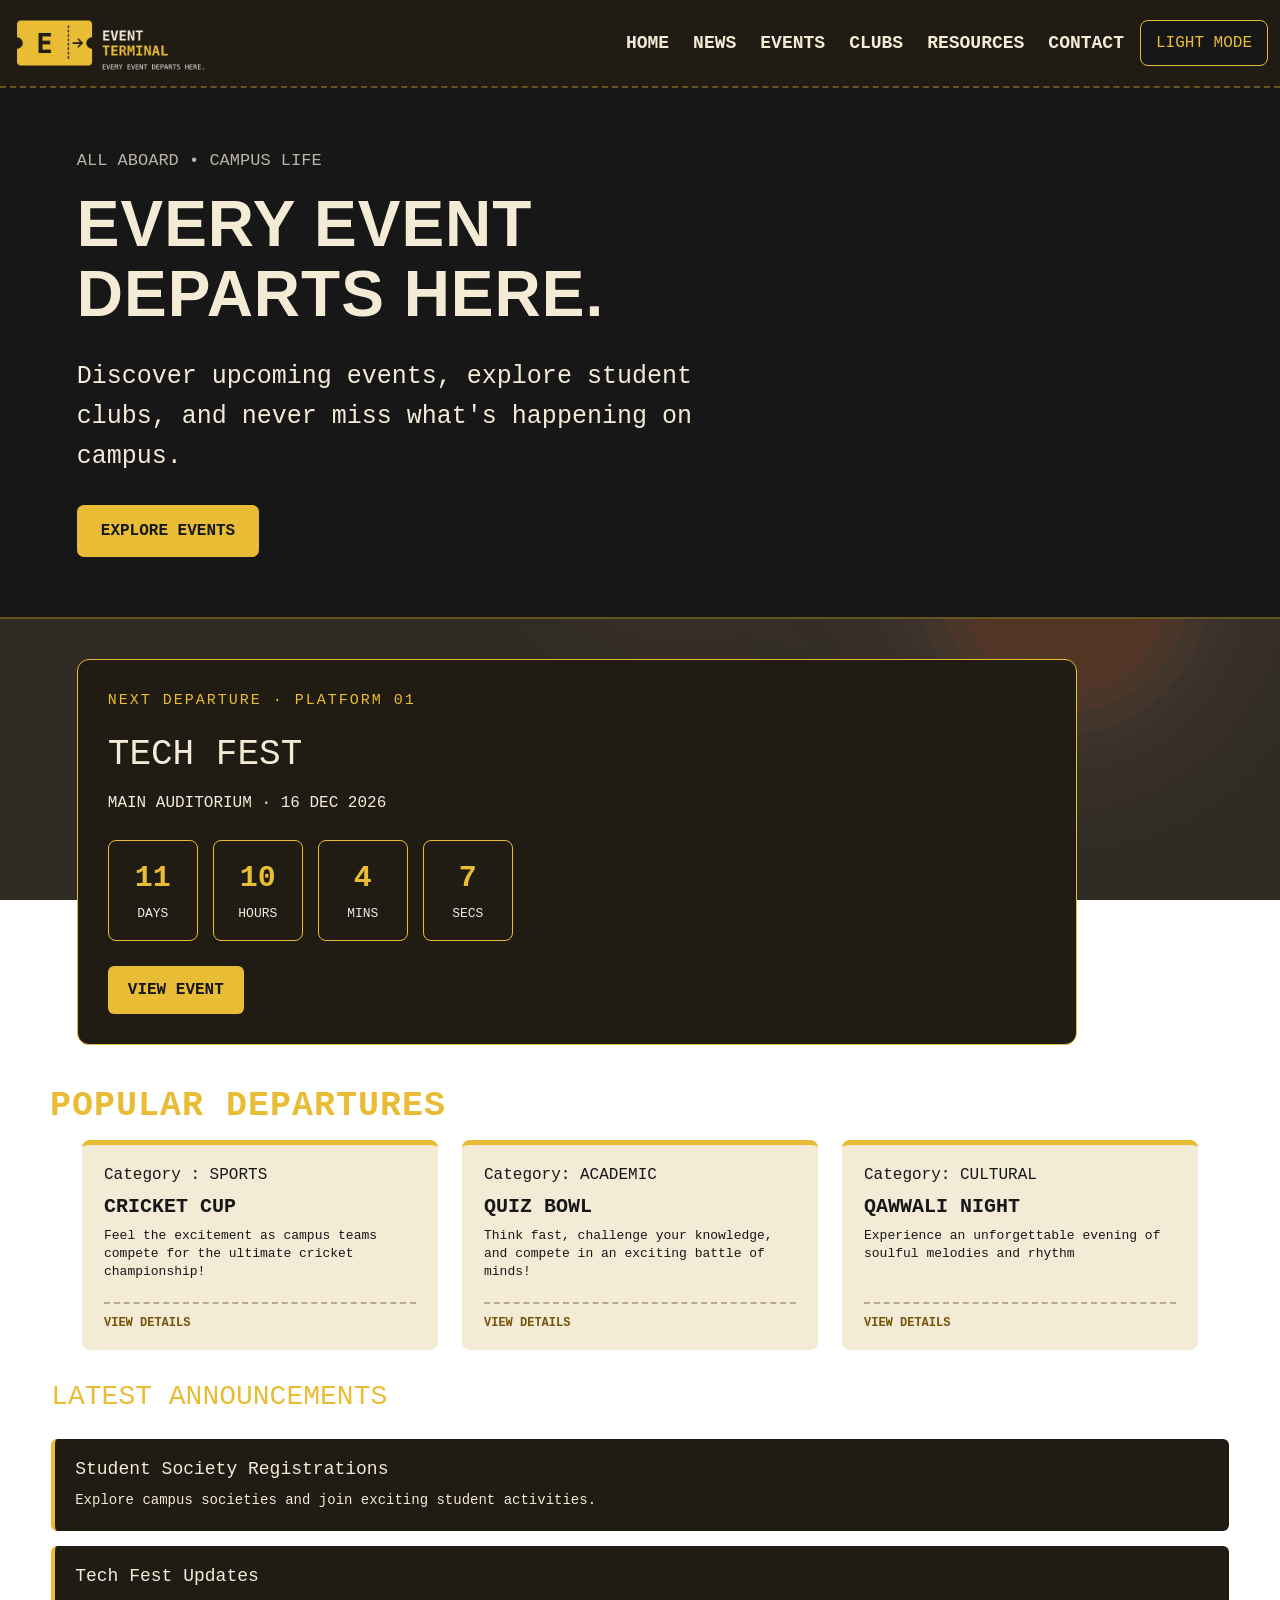
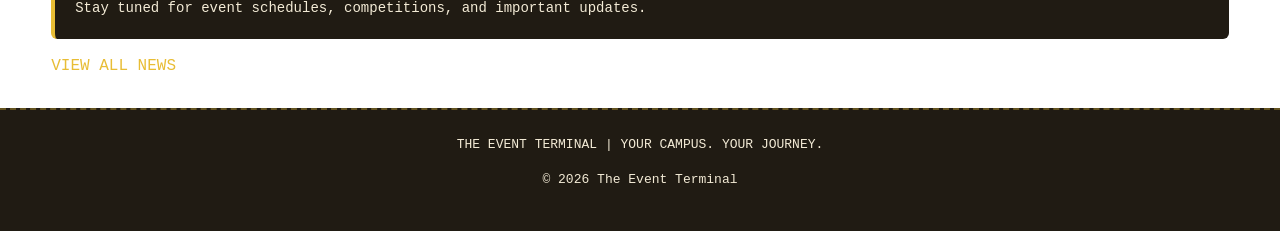
<file: IICT Project/index.html>
<!DOCTYPE html>
<html lang="en" data-theme="dark"> <!-- The data-theme="dark" attribute tells us which theme is currently active. -->
<head>
    <meta charset="UTF-8">
    <meta name="viewport" content="width=device-width, initial-scale=1.0">
    <title>The Event Terminal</title>
    <link href="https://cdn.jsdelivr.net/npm/bootstrap@5.3.3/dist/css/bootstrap.min.css" rel="stylesheet">
    <link rel="stylesheet" href="css/style.css">
    
</head>
<body>
    <header>
     <nav class="navbar navbar-expand-lg">
        <div class="container-fluid">

            <div id="logo">
                <a href="index.html">
                    <img id="theme-logo"
                         src="images/logo-dark.png"
                         alt="The Event Terminal Logo">
                </a>
            </div>
            <!-- data-bs-toggle="collapse" tells Bootstrap that clicking this button should show or hide a collapsible element.
            data-bs-target="#mainMenu" identifies the element to show or hide. The # means it targets an ID. -->

            <button class="navbar-toggler" type="button" 
                    data-bs-toggle="collapse"    
                    data-bs-target="#mainMenu"
                    aria-label="Toggle navigation">
                ☰
            </button>

            <div class="collapse navbar-collapse" id="mainMenu">

                <div class="nav-links navbar-nav ms-auto">
                    <a href="index.html">HOME</a>
                    <a href="news.html">NEWS</a>
                    <a href="events.html">EVENTS</a>
                    <a href="clubs.html">CLUBS</a>
                    <a href="resources.html">RESOURCES</a>
                    <a href="contact.html">CONTACT</a>
                </div>

                <div id="theme" class="ms-lg-3">
                    <button id="theme-toggle">LIGHT MODE</button>
                </div>

            </div>
        </div>
     </nav>
    </header>
    <main>
        <!-- Section 1 (Hero) -->
        <section class="hero">
            <p class="hero-label">ALL ABOARD • CAMPUS LIFE</p>
            <h1>EVERY EVENT<br>DEPARTS HERE.</h1>
            <p class="hero-description">Discover upcoming events, explore
             student clubs, and never miss
             what's happening on campus.</p>
            <a href="events.html">EXPLORE EVENTS</a>
            <!-- <a href="events.html">VIEW DEPARTURES</a> -->
        </section>
        <!-- Section 2 Featured Event -->
        <section class="featured">
            <div class="departure-board">
                <p class="board-label">NEXT DEPARTURE · PLATFORM 01</p>
                <h2>TECH FEST</h2>
                <p class="board-info">MAIN AUDITORIUM · 16 DEC 2026</p>
                <div class="countdown">
                    <div class="time-box"><strong id="days">00</strong><span>DAYS</span></div>
                    <div class="time-box"><strong id="hours">00</strong><span>HOURS</span></div> <!-- <span> invisible container used to wrap around a specific piece of text inside a line (an inline box) so you can target it with CSS. -->
                    <div class="time-box"><strong id="mins">00</strong><span>MINS</span></div>
                    <div class="time-box"><strong id="seconds">00</strong><span>SECS</span></div>

                </div>
                <a href="events.html">VIEW EVENT</a>
            </div>
        </section>
        <!-- Section 3 Popular Events -->
        <section class="popular-events">
            <h2>POPULAR DEPARTURES</h2>
            <div class="container">
                <div class="row">
                    <div class="col-md-4"> <!--Gives an element 4 out of 12 grid columns on medium and larger screens -->
                        <article class="event-ticket">
                            <span class="cat">Category : SPORTS</span>
                            <h3>CRICKET CUP</h3>
                            <p>Feel the excitement as campus teams compete for the ultimate cricket championship!</p>
                            <a href="events.html">VIEW DETAILS</a>
                        </article>
                    </div>
                    <div class="col-md-4"> <!--Gives an element 4 out of 12 grid columns on medium and larger screens -->
                        <article class="event-ticket">
                            <span class="cat">Category: ACADEMIC</span>
                            <h3>QUIZ BOWL</h3>
                            <p>Think fast, challenge your knowledge, and compete in an exciting battle of minds!</p>
                            <a href="events.html">VIEW DETAILS</a>
                        </article>
                    </div>
                    <div class="col-md-4"> <!--Gives an element 4 out of 12 grid columns on medium and larger screens -->
                        <article class="event-ticket">
                            <span class="cat">Category: CULTURAL</span>
                            <h3>QAWWALI NIGHT</h3>
                            <p>Experience an unforgettable evening of soulful melodies and rhythm</p>
                            <a href="events.html">VIEW DETAILS</a>
                        </article>
                    </div>
                </div>
            </div>
        </section>
        
        <!-- Section 4 Announcements -->
        <section class="announcements">
        <h2>LATEST ANNOUNCEMENTS</h2>

            <article class="announcement">
                <h3>Student Society Registrations</h3>
                <p>Explore campus societies and join exciting student activities.</p>
            </article>

            <article class="announcement">
                <h3>Tech Fest Updates</h3>
                <p>Stay tuned for event schedules, competitions, and important updates.</p>
            </article>

            <a href="news.html">VIEW ALL NEWS</a>

        </section>
        
    </main>
    <footer class="site-footer">
        <p>THE EVENT TERMINAL | YOUR CAMPUS. YOUR JOURNEY.</p>
        <p>&copy; 2026 The Event Terminal</p>
    </footer>

    <script src="js/script.js"></script>
    <script src="https://cdn.jsdelivr.net/npm/bootstrap@5.3.3/dist/js/bootstrap.bundle.min.js"></script>
</body>
</html>
</file>
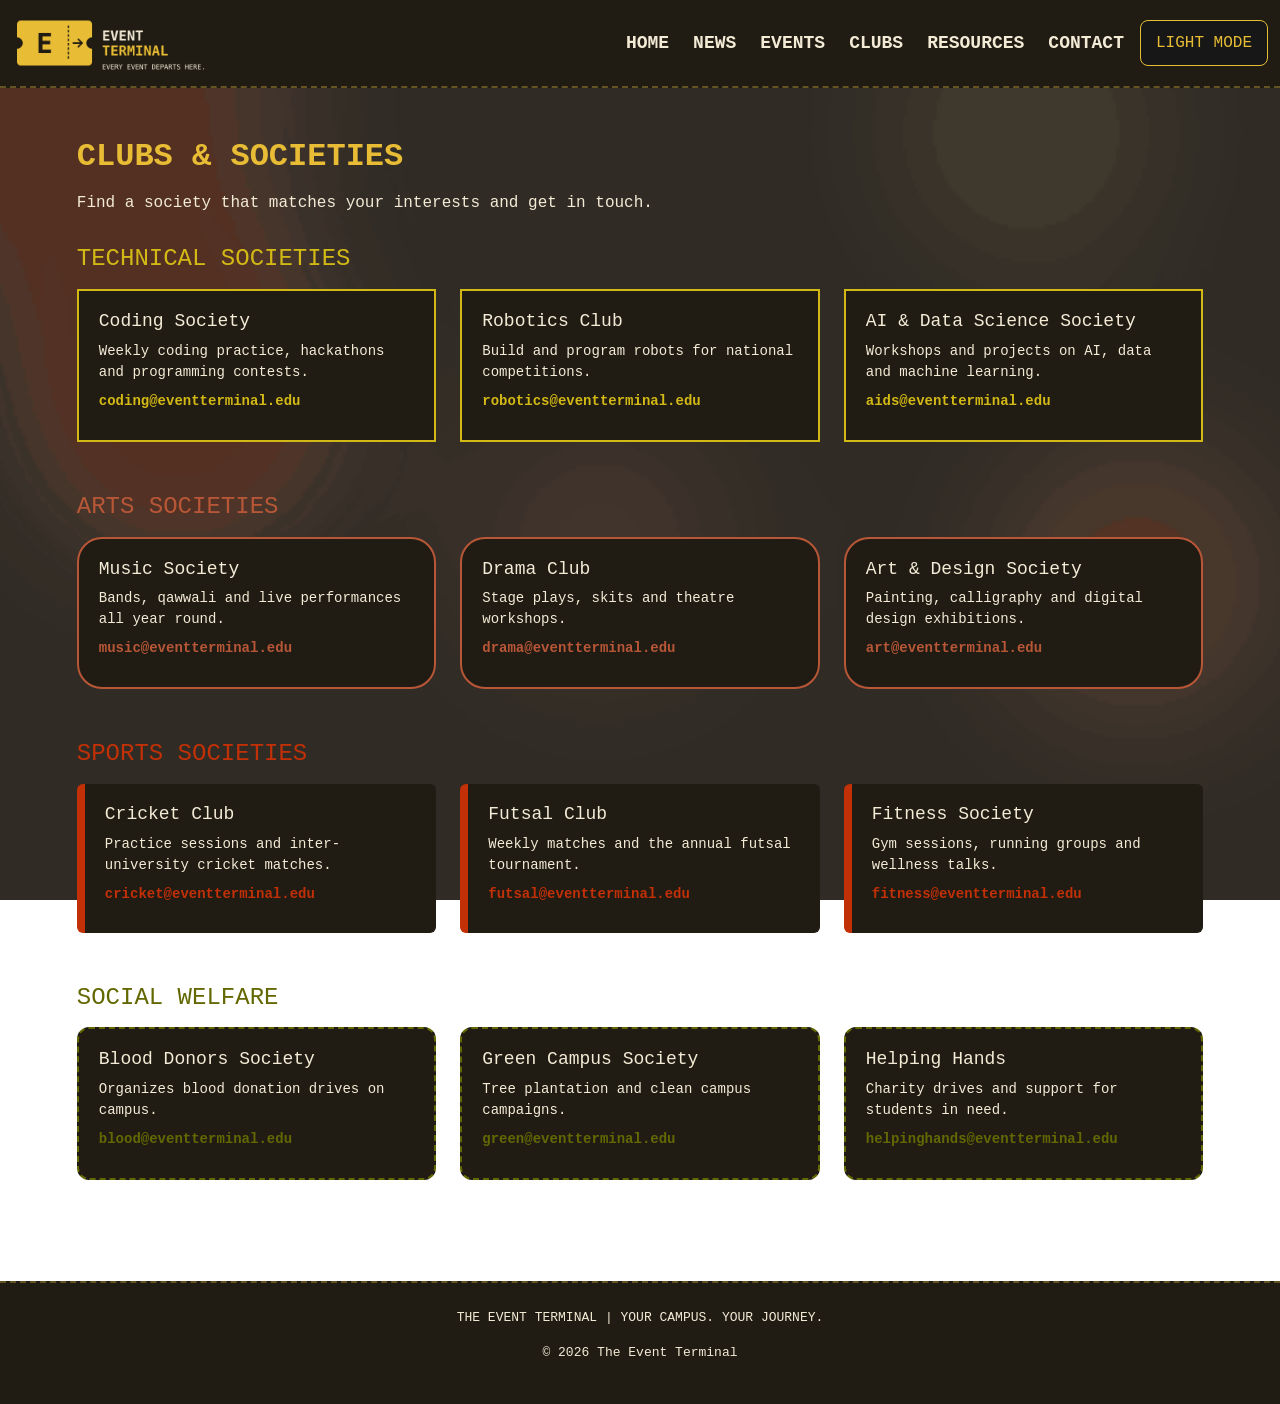
<file: IICT Project/clubs.html>
<!DOCTYPE html>
<html lang="en" data-theme="dark"> <!-- The data-theme="dark" attribute tells us which theme is currently active. -->
<head>
    <meta charset="UTF-8">
    <meta name="viewport" content="width=device-width, initial-scale=1.0">
    <title>The Event Terminal</title>
    <link href="https://cdn.jsdelivr.net/npm/bootstrap@5.3.3/dist/css/bootstrap.min.css" rel="stylesheet">
    <link rel="stylesheet" href="css/style.css">
    
</head>
<body>
    <header>
     <nav class="navbar navbar-expand-lg">
        <div class="container-fluid">

            <div id="logo">
                <a href="index.html">
                    <img id="theme-logo"
                         src="images/logo-dark.png"
                         alt="The Event Terminal Logo">
                </a>
            </div>
           

            <button class="navbar-toggler" type="button" 
                    data-bs-toggle="collapse"    
                    data-bs-target="#mainMenu"
                    aria-label="Toggle navigation">
                ☰
            </button>

            <div class="collapse navbar-collapse" id="mainMenu">

                <div class="nav-links navbar-nav ms-auto">
                    <a href="index.html">HOME</a>
                    <a href="news.html">NEWS</a>
                    <a href="events.html">EVENTS</a>
                    <a href="clubs.html">CLUBS</a>
                    <a href="resources.html">RESOURCES</a>
                    <a href="contact.html">CONTACT</a>
                </div>

                <div id="theme" class="ms-lg-3">
                    <button id="theme-toggle">LIGHT MODE</button>
                </div>

            </div>
        </div>
     </nav>
    </header>
    <main>
        <section class="news-section">

            <h1>CLUBS &amp; SOCIETIES</h1>
            <p>Find a society that matches your interests and get in touch.</p>

            <div class="club-section club-technical">
                <h2>TECHNICAL SOCIETIES</h2>
                <div class="row">

                    <div class="col-md-4 mb-3">
                        <article class="club-card">
                            <h3>Coding Society</h3>
                            <p>Weekly coding practice, hackathons and programming contests.</p>
                            <p class="club-contact">coding@eventterminal.edu</p>
                        </article>
                    </div>

                    <div class="col-md-4 mb-3">
                        <article class="club-card">
                            <h3>Robotics Club</h3>
                            <p>Build and program robots for national competitions.</p>
                            <p class="club-contact">robotics@eventterminal.edu</p>
                        </article>
                    </div>

                    <div class="col-md-4 mb-3">
                        <article class="club-card">
                            <h3>AI & Data Science Society</h3>
                            <p>Workshops and projects on AI, data and machine learning.</p>
                            <p class="club-contact">aids@eventterminal.edu</p>
                        </article>
                    </div>

                </div>
            </div>

            <div class="club-section club-arts">
                <h2>ARTS SOCIETIES</h2>
                <div class="row">

                    <div class="col-md-4 mb-3">
                        <article class="club-card">
                            <h3>Music Society</h3>
                            <p>Bands, qawwali and live performances all year round.</p>
                            <p class="club-contact">music@eventterminal.edu</p>
                        </article>
                    </div>

                    <div class="col-md-4 mb-3">
                        <article class="club-card">
                            <h3>Drama Club</h3>
                            <p>Stage plays, skits and theatre workshops.</p>
                            <p class="club-contact">drama@eventterminal.edu</p>
                        </article>
                    </div>

                    <div class="col-md-4 mb-3">
                        <article class="club-card">
                            <h3>Art & Design Society</h3>
                            <p>Painting, calligraphy and digital design exhibitions.</p>
                            <p class="club-contact">art@eventterminal.edu</p>
                        </article>
                    </div>

                </div>
            </div>

            <div class="club-section club-sports">
                <h2>SPORTS SOCIETIES</h2>
                <div class="row">

                    <div class="col-md-4 mb-3">
                        <article class="club-card">
                            <h3>Cricket Club</h3>
                            <p>Practice sessions and inter-university cricket matches.</p>
                            <p class="club-contact">cricket@eventterminal.edu</p>
                        </article>
                    </div>

                    <div class="col-md-4 mb-3">
                        <article class="club-card">
                            <h3>Futsal Club</h3>
                            <p>Weekly matches and the annual futsal tournament.</p>
                            <p class="club-contact">futsal@eventterminal.edu</p>
                        </article>
                    </div>

                    <div class="col-md-4 mb-3">
                        <article class="club-card">
                            <h3>Fitness Society</h3>
                            <p>Gym sessions, running groups and wellness talks.</p>
                            <p class="club-contact">fitness@eventterminal.edu</p>
                        </article>
                    </div>

                </div>
            </div>

            <div class="club-section club-welfare">
                <h2>SOCIAL WELFARE</h2>
                <div class="row">

                    <div class="col-md-4 mb-3">
                        <article class="club-card">
                            <h3>Blood Donors Society</h3>
                            <p>Organizes blood donation drives on campus.</p>
                            <p class="club-contact">blood@eventterminal.edu</p>
                        </article>
                    </div>

                    <div class="col-md-4 mb-3">
                        <article class="club-card">
                            <h3>Green Campus Society</h3>
                            <p>Tree plantation and clean campus campaigns.</p>
                            <p class="club-contact">green@eventterminal.edu</p>
                        </article>
                    </div>

                    <div class="col-md-4 mb-3">
                        <article class="club-card">
                            <h3>Helping Hands</h3>
                            <p>Charity drives and support for students in need.</p>
                            <p class="club-contact">helpinghands@eventterminal.edu</p>
                        </article>
                    </div>

                </div>
            </div>

        </section>

    </main>
    <footer class="site-footer">
        <p>THE EVENT TERMINAL | YOUR CAMPUS. YOUR JOURNEY.</p>
        <p>&copy; 2026 The Event Terminal</p>
    </footer>

    <script src="https://cdn.jsdelivr.net/npm/bootstrap@5.3.3/dist/js/bootstrap.bundle.min.js"></script>
    <script src="js/script.js"></script>
</body>
</html>
</file>
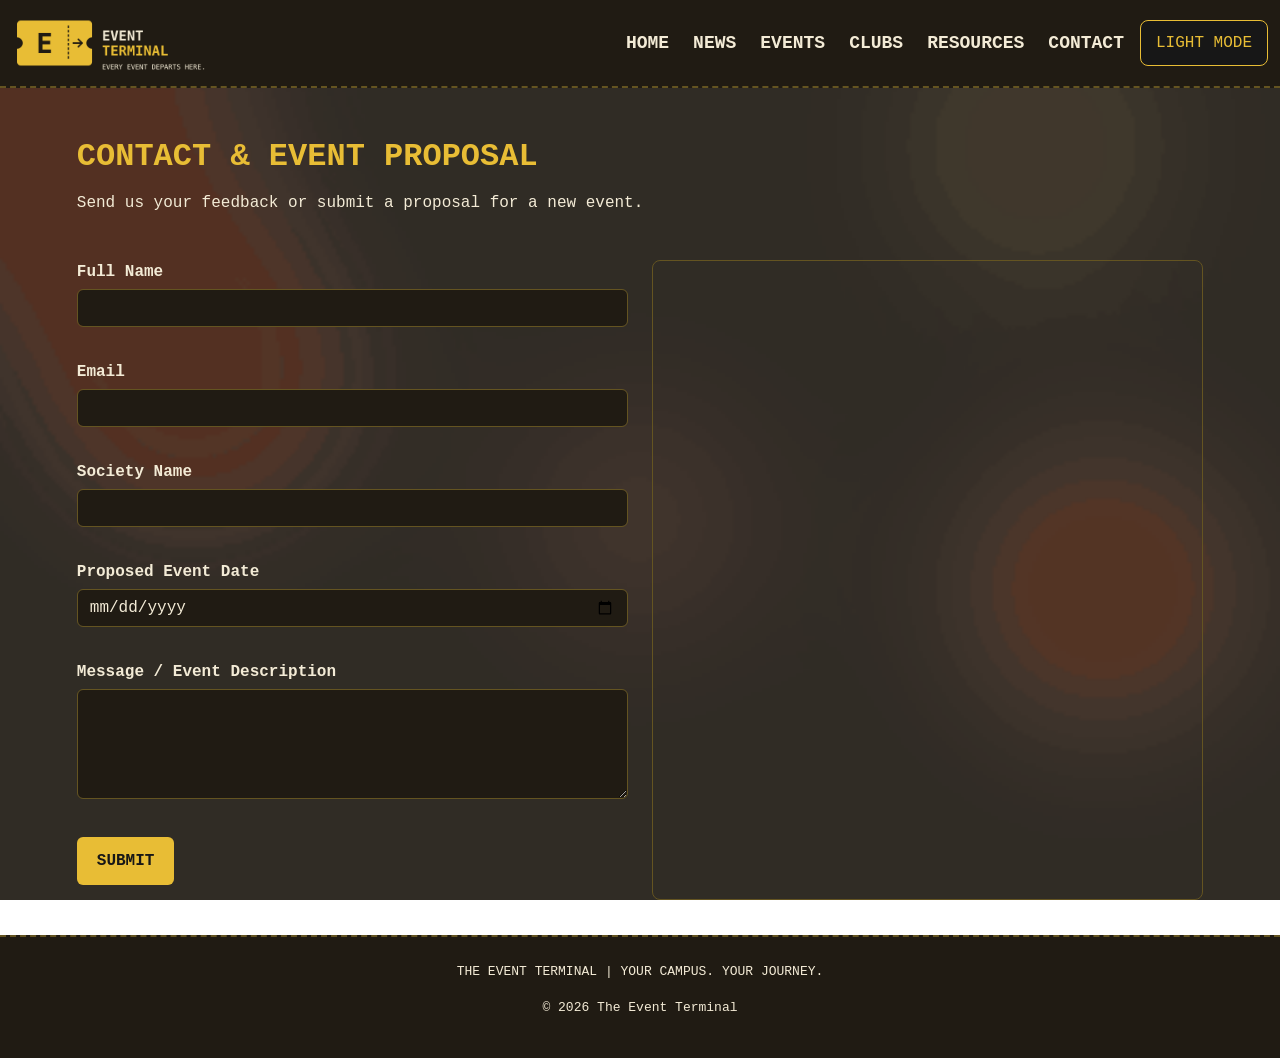
<file: IICT Project/contact.html>
<!DOCTYPE html>
<html lang="en" data-theme="dark"> <!-- The data-theme="dark" attribute tells us which theme is currently active. -->
<head>
    <meta charset="UTF-8">
    <meta name="viewport" content="width=device-width, initial-scale=1.0">
    <title>The Event Terminal</title>
    <link href="https://cdn.jsdelivr.net/npm/bootstrap@5.3.3/dist/css/bootstrap.min.css" rel="stylesheet">
    <link rel="stylesheet" href="css/style.css">
    
</head>
<body>
    <header>
     <nav class="navbar navbar-expand-lg">
        <div class="container-fluid">

            <div id="logo">
                <a href="index.html">
                    <img id="theme-logo"
                         src="images/logo-dark.png"
                         alt="The Event Terminal Logo">
                </a>
            </div>
           

            <button class="navbar-toggler" type="button" 
                    data-bs-toggle="collapse"    
                    data-bs-target="#mainMenu"
                    aria-label="Toggle navigation">
                ☰
            </button>

            <div class="collapse navbar-collapse" id="mainMenu">

                <div class="nav-links navbar-nav ms-auto">
                    <a href="index.html">HOME</a>
                    <a href="news.html">NEWS</a>
                    <a href="events.html">EVENTS</a>
                    <a href="clubs.html">CLUBS</a>
                    <a href="resources.html">RESOURCES</a>
                    <a href="contact.html">CONTACT</a>
                </div>

                <div id="theme" class="ms-lg-3">
                    <button id="theme-toggle">LIGHT MODE</button>
                </div>

            </div>
        </div>
     </nav>
    </header>
    <main>
        <section class="news-section">

            <h1>CONTACT &amp; EVENT PROPOSAL</h1>
            <p>Send us your feedback or submit a proposal for a new event.</p>

            <div class="row">

                <!-- Form -->
                <div class="col-lg-6">
                    <form id="proposal-form" novalidate>

                        <label for="name">Full Name</label>
                        <input type="text" id="name" class="form-control">
                        <small class="error-msg" id="name-error"></small>

                        <label for="email">Email</label>
                        <input type="text" id="email" class="form-control">
                        <small class="error-msg" id="email-error"></small>

                        <label for="society">Society Name</label>
                        <input type="text" id="society" class="form-control">
                        <small class="error-msg" id="society-error"></small>

                        <label for="event-date">Proposed Event Date</label>
                        <input type="date" id="event-date" class="form-control">
                        <small class="error-msg" id="date-error"></small>

                        <label for="message">Message / Event Description</label>
                        <textarea id="message" rows="4" class="form-control"></textarea>
                        <small class="error-msg" id="message-error"></small>

                        <button type="submit" class="tab-btn">SUBMIT</button>

                        <p id="success-msg">Thank you! Your message has been submitted successfully.</p>
                    </form>
                </div>

                <!-- Map -->
                <div class="col-lg-6">
                    <iframe class="map-frame"
                            src="https://www.google.com/maps?q=FAST+NUCES+Islamabad&output=embed"
                            loading="lazy"
                            title="University location"></iframe>
                </div>

            </div>

        </section>

    </main>
    <footer class="site-footer">
        <p>THE EVENT TERMINAL | YOUR CAMPUS. YOUR JOURNEY.</p>
        <p>&copy; 2026 The Event Terminal</p>
    </footer>

    <script src="https://cdn.jsdelivr.net/npm/bootstrap@5.3.3/dist/js/bootstrap.bundle.min.js"></script>
    <script src="js/script.js"></script>
</body>
</html>
</file>
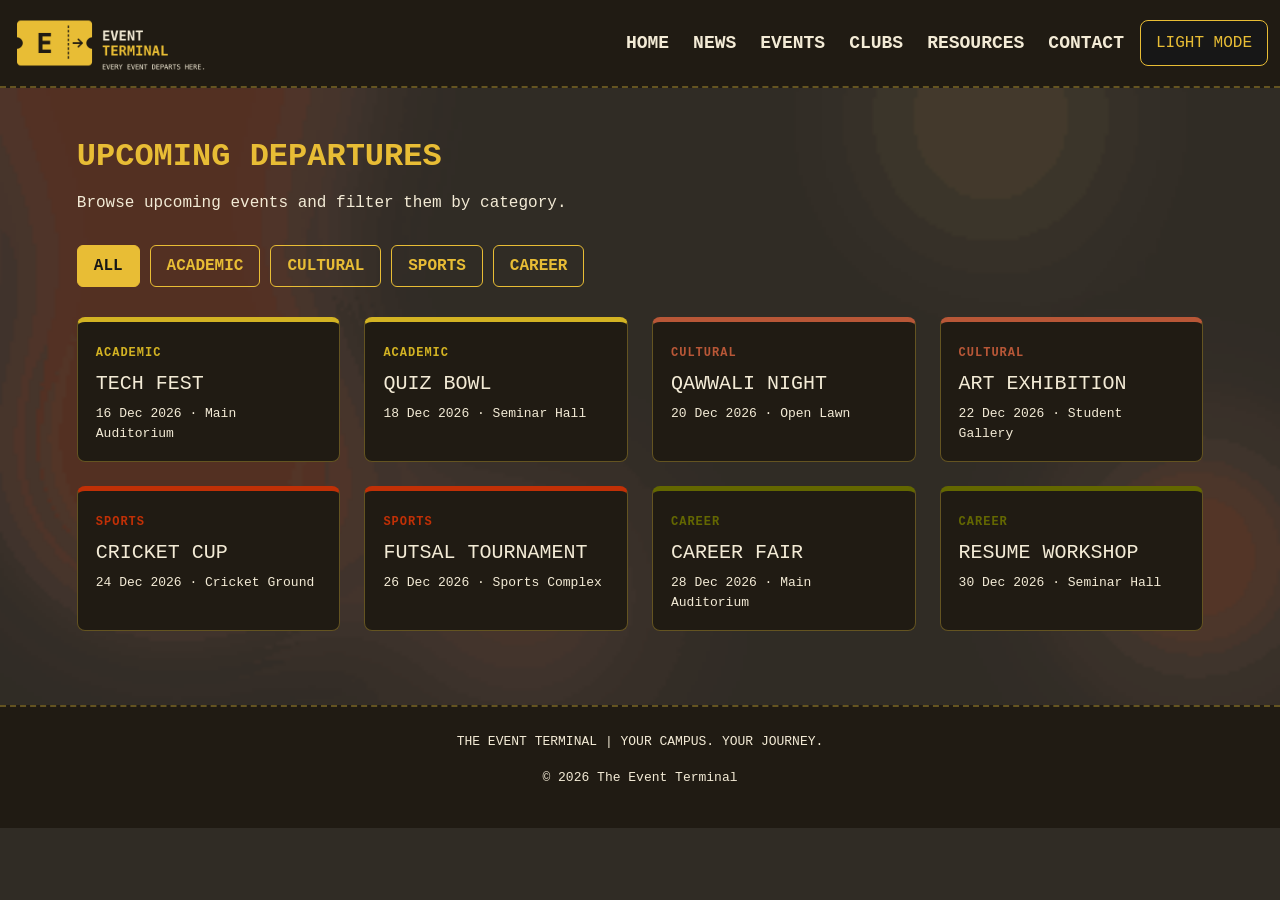
<file: IICT Project/events.html>
<!DOCTYPE html>
<html lang="en" data-theme="dark"> <!-- The data-theme="dark" attribute tells us which theme is currently active. -->
<head>
    <meta charset="UTF-8">
    <meta name="viewport" content="width=device-width, initial-scale=1.0">
    <title>The Event Terminal</title>
    <link href="https://cdn.jsdelivr.net/npm/bootstrap@5.3.3/dist/css/bootstrap.min.css" rel="stylesheet">
    <link rel="stylesheet" href="css/style.css">
    
</head>
<body>
    <header>
     <nav class="navbar navbar-expand-lg">
        <div class="container-fluid">

            <div id="logo">
                <a href="index.html">
                    <img id="theme-logo"
                         src="images/logo-dark.png"
                         alt="The Event Terminal Logo">
                </a>
            </div>
           

            <button class="navbar-toggler" type="button" 
                    data-bs-toggle="collapse"    
                    data-bs-target="#mainMenu"
                    aria-label="Toggle navigation">
                ☰
            </button>

            <div class="collapse navbar-collapse" id="mainMenu">

                <div class="nav-links navbar-nav ms-auto">
                    <a href="index.html">HOME</a>
                    <a href="news.html">NEWS</a>
                    <a href="events.html">EVENTS</a>
                    <a href="clubs.html">CLUBS</a>
                    <a href="resources.html">RESOURCES</a>
                    <a href="contact.html">CONTACT</a>
                </div>

                <div id="theme" class="ms-lg-3">
                    <button id="theme-toggle">LIGHT MODE</button>
                </div>

            </div>
        </div>
     </nav>
    </header>
    <main>
        <section class="news-section">

            <h1>UPCOMING DEPARTURES</h1>
            <p>Browse upcoming events and filter them by category.</p>

            <!-- Filter Buttons -->
            <div class="filters">
                <button class="filter-btn active" data-filter="all">ALL</button>
                <button class="filter-btn" data-filter="academic">ACADEMIC</button>
                <button class="filter-btn" data-filter="cultural">CULTURAL</button>
                <button class="filter-btn" data-filter="sports">SPORTS</button>
                <button class="filter-btn" data-filter="career">CAREER</button>
            </div>

            <!-- Event Cards (Bootstrap grid) -->
            <div class="row">

                <div class="col-md-6 col-lg-3 mb-4 event-col" data-category="academic">
                    <article class="event-card academic"
                             data-bs-toggle="modal" data-bs-target="#eventModal"
                             data-title="Tech Fest" data-date="16 Dec 2026" data-time="10:00 AM"
                             data-venue="Main Auditorium" data-desc="Coding challenges, robotics demos and technology showcases from students across all departments.">
                        <span class="event-cat">ACADEMIC</span>
                        <h3>TECH FEST</h3>
                        <p class="event-date">16 Dec 2026 · Main Auditorium</p>
                        <div class="event-more">
                            <p>Time: 10:00 AM</p>
                            <p>Click for full details</p>
                        </div>
                    </article>
                </div>

                <div class="col-md-6 col-lg-3 mb-4 event-col" data-category="academic">
                    <article class="event-card academic"
                             data-bs-toggle="modal" data-bs-target="#eventModal"
                             data-title="Quiz Bowl" data-date="18 Dec 2026" data-time="11:00 AM"
                             data-venue="Seminar Hall" data-desc="Teams of three compete in rounds of general knowledge, science and current affairs.">
                        <span class="event-cat">ACADEMIC</span>
                        <h3>QUIZ BOWL</h3>
                        <p class="event-date">18 Dec 2026 · Seminar Hall</p>
                        <div class="event-more">
                            <p>Time: 11:00 AM</p>
                            <p>Click for full details</p>
                        </div>
                    </article>
                </div>

                <div class="col-md-6 col-lg-3 mb-4 event-col" data-category="cultural">
                    <article class="event-card cultural"
                             data-bs-toggle="modal" data-bs-target="#eventModal"
                             data-title="Qawwali Night" data-date="20 Dec 2026" data-time="7:00 PM"
                             data-venue="Open Lawn" data-desc="An evening of soulful qawwali performed by student artists and special guests.">
                        <span class="event-cat">CULTURAL</span>
                        <h3>QAWWALI NIGHT</h3>
                        <p class="event-date">20 Dec 2026 · Open Lawn</p>
                        <div class="event-more">
                            <p>Time: 7:00 PM</p>
                            <p>Click for full details</p>
                        </div>
                    </article>
                </div>

                <div class="col-md-6 col-lg-3 mb-4 event-col" data-category="cultural">
                    <article class="event-card cultural"
                             data-bs-toggle="modal" data-bs-target="#eventModal"
                             data-title="Art Exhibition" data-date="22 Dec 2026" data-time="10:00 AM"
                             data-venue="Student Gallery" data-desc="Paintings, sketches and digital art created by students, open to everyone.">
                        <span class="event-cat">CULTURAL</span>
                        <h3>ART EXHIBITION</h3>
                        <p class="event-date">22 Dec 2026 · Student Gallery</p>
                        <div class="event-more">
                            <p>Time: 10:00 AM</p>
                            <p>Click for full details</p>
                        </div>
                    </article>
                </div>

                <div class="col-md-6 col-lg-3 mb-4 event-col" data-category="sports">
                    <article class="event-card sports"
                             data-bs-toggle="modal" data-bs-target="#eventModal"
                             data-title="Cricket Cup" data-date="24 Dec 2026" data-time="9:00 AM"
                             data-venue="Cricket Ground" data-desc="Campus teams compete in a knockout tournament for the championship trophy.">
                        <span class="event-cat">SPORTS</span>
                        <h3>CRICKET CUP</h3>
                        <p class="event-date">24 Dec 2026 · Cricket Ground</p>
                        <div class="event-more">
                            <p>Time: 9:00 AM</p>
                            <p>Click for full details</p>
                        </div>
                    </article>
                </div>

                <div class="col-md-6 col-lg-3 mb-4 event-col" data-category="sports">
                    <article class="event-card sports"
                             data-bs-toggle="modal" data-bs-target="#eventModal"
                             data-title="Futsal Tournament" data-date="26 Dec 2026" data-time="3:00 PM"
                             data-venue="Sports Complex" data-desc="Fast five-a-side matches between departments. Register your team early.">
                        <span class="event-cat">SPORTS</span>
                        <h3>FUTSAL TOURNAMENT</h3>
                        <p class="event-date">26 Dec 2026 · Sports Complex</p>
                        <div class="event-more">
                            <p>Time: 3:00 PM</p>
                            <p>Click for full details</p>
                        </div>
                    </article>
                </div>

                <div class="col-md-6 col-lg-3 mb-4 event-col" data-category="career">
                    <article class="event-card career"
                             data-bs-toggle="modal" data-bs-target="#eventModal"
                             data-title="Career Fair" data-date="28 Dec 2026" data-time="10:00 AM"
                             data-venue="Main Auditorium" data-desc="Meet companies, drop off your CV and learn about internships and jobs.">
                        <span class="event-cat">CAREER</span>
                        <h3>CAREER FAIR</h3>
                        <p class="event-date">28 Dec 2026 · Main Auditorium</p>
                        <div class="event-more">
                            <p>Time: 10:00 AM</p>
                            <p>Click for full details</p>
                        </div>
                    </article>
                </div>

                <div class="col-md-6 col-lg-3 mb-4 event-col" data-category="career">
                    <article class="event-card career"
                             data-bs-toggle="modal" data-bs-target="#eventModal"
                             data-title="Resume Workshop" data-date="30 Dec 2026" data-time="2:00 PM"
                             data-venue="Seminar Hall" data-desc="Learn how to write a strong resume and prepare for your first interview.">
                        <span class="event-cat">CAREER</span>
                        <h3>RESUME WORKSHOP</h3>
                        <p class="event-date">30 Dec 2026 · Seminar Hall</p>
                        <div class="event-more">
                            <p>Time: 2:00 PM</p>
                            <p>Click for full details</p>
                        </div>
                    </article>
                </div>

            </div>

        </section>

        <!-- Bootstrap Modal (one modal, filled by JavaScript) -->
        <div class="modal fade" id="eventModal" tabindex="-1" aria-hidden="true">
            <div class="modal-dialog modal-dialog-centered">
                <div class="modal-content">
                    <div class="modal-header">
                        <h3 class="modal-title" id="modal-title"></h3>
                        <button type="button" class="btn-close" data-bs-dismiss="modal" aria-label="Close"></button>
                    </div>
                    <div class="modal-body">
                        <p><strong>Date:</strong> <span id="modal-date"></span></p>
                        <p><strong>Time:</strong> <span id="modal-time"></span></p>
                        <p><strong>Venue:</strong> <span id="modal-venue"></span></p>
                        <p id="modal-desc"></p>
                    </div>
                </div>
            </div>
        </div>

    </main>
    <footer class="site-footer">
        <p>THE EVENT TERMINAL | YOUR CAMPUS. YOUR JOURNEY.</p>
        <p>&copy; 2026 The Event Terminal</p>
    </footer>

    <script src="https://cdn.jsdelivr.net/npm/bootstrap@5.3.3/dist/js/bootstrap.bundle.min.js"></script>
    <script src="js/script.js"></script>
</body>
</html>
</file>
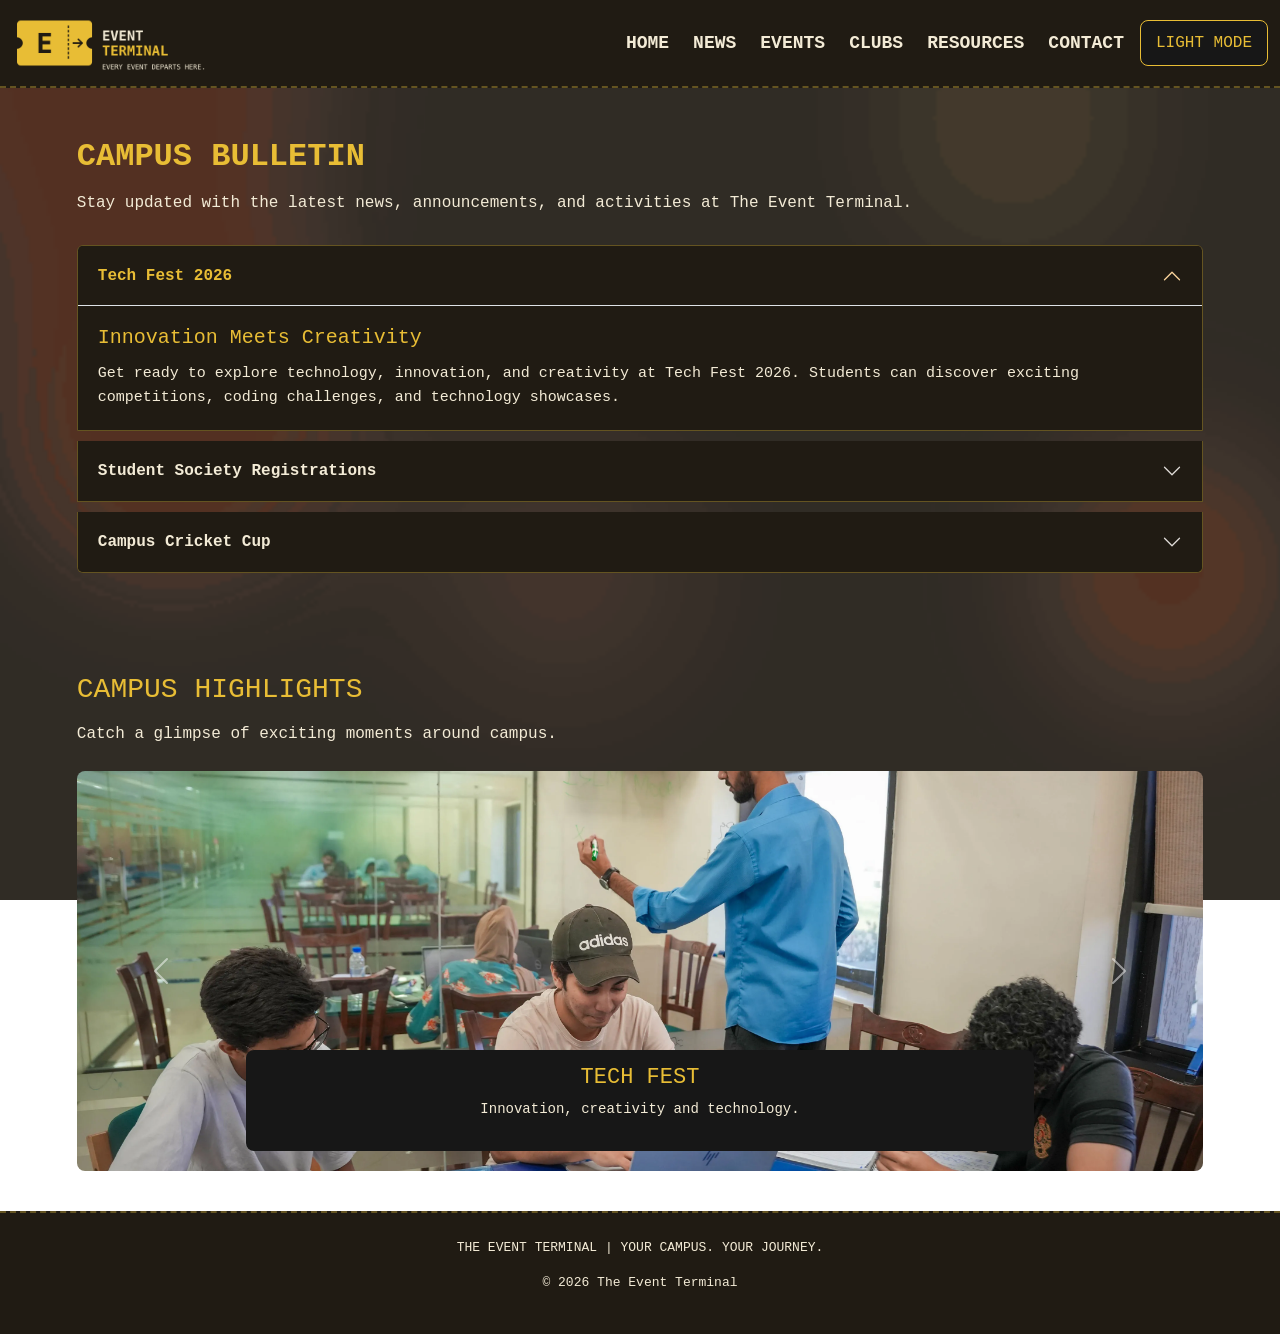
<file: IICT Project/news.html>
<!DOCTYPE html>
<html lang="en" data-theme="dark"> <!-- The data-theme="dark" attribute tells us which theme is currently active. -->
<head>
    <meta charset="UTF-8">
    <meta name="viewport" content="width=device-width, initial-scale=1.0">
    <title>The Event Terminal</title>
    <link href="https://cdn.jsdelivr.net/npm/bootstrap@5.3.3/dist/css/bootstrap.min.css" rel="stylesheet">
    <link rel="stylesheet" href="css/style.css">
    
</head>
<body>
    <header>
     <nav class="navbar navbar-expand-lg">
        <div class="container-fluid">

            <div id="logo">
                <a href="index.html">
                    <img id="theme-logo"
                         src="images/logo-dark.png"
                         alt="The Event Terminal Logo">
                </a>
            </div>
           

            <button class="navbar-toggler" type="button" 
                    data-bs-toggle="collapse"    
                    data-bs-target="#mainMenu"
                    aria-label="Toggle navigation">
                ☰
            </button>

            <div class="collapse navbar-collapse" id="mainMenu">

                <div class="nav-links navbar-nav ms-auto">
                    <a href="index.html">HOME</a>
                    <a href="news.html">NEWS</a>
                    <a href="events.html">EVENTS</a>
                    <a href="clubs.html">CLUBS</a>
                    <a href="resources.html">RESOURCES</a>
                    <a href="contact.html">CONTACT</a>
                </div>

                <div id="theme" class="ms-lg-3">
                    <button id="theme-toggle">LIGHT MODE</button>
                </div>

            </div>
        </div>
     </nav>
    </header>
    <main>
        <section class="news-section">

            <h1>CAMPUS BULLETIN</h1>

            <p>
                Stay updated with the latest news, announcements,
                and activities at The Event Terminal.
            </p>

            <!-- Bootstrap Accordion -->

            <div class="accordion" id="newsAccordion">

                <!-- News Article 1: Tech Fest --> 
                <!-- target tells the bootstrap which element it should open or close -->
                <div class="accordion-item">

                    <h2 class="accordion-header">
                        <button class="accordion-button"
                                type="button"
                                data-bs-toggle="collapse"
                                data-bs-target="#news1" 
                                aria-expanded="true"
                                aria-controls="news1">
                            Tech Fest 2026
                        </button>
                    </h2>

                    <div id="news1"
                        class="accordion-collapse collapse show"
                        data-bs-parent="#newsAccordion">

                        <div class="accordion-body">
                            <h3>Innovation Meets Creativity</h3>
                            <p>
                                Get ready to explore technology, innovation,
                                and creativity at Tech Fest 2026.
                                Students can discover exciting competitions,
                                coding challenges, and technology showcases.
                            </p>
                        </div>

                    </div>

                </div>

                <!-- News Article 2: Student Societies -->

                <div class="accordion-item">

                    <h2 class="accordion-header">
                        <button class="accordion-button collapsed"
                                type="button"
                                data-bs-toggle="collapse"
                                data-bs-target="#news2"
                                aria-expanded="false"
                                aria-controls="news2">
                            Student Society Registrations
                        </button>
                    </h2>

                    <div id="news2"
                        class="accordion-collapse collapse"
                        data-bs-parent="#newsAccordion">

                        <div class="accordion-body">
                            <h3>Find Your Community</h3>
                            <p>
                                University societies offer opportunities
                                to develop new skills, meet fellow students,
                                and participate in campus activities.
                                Explore academic, cultural, and sports
                                societies to find your interests.
                            </p>
                        </div>

                    </div>

                </div>

                <!-- News Article 3: Cricket Cup -->

                <div class="accordion-item">

                    <h2 class="accordion-header">
                        <button class="accordion-button collapsed"
                                type="button"
                                data-bs-toggle="collapse"
                                data-bs-target="#news3"
                                aria-expanded="false"
                                aria-controls="news3">
                            Campus Cricket Cup
                        </button>
                    </h2>

                    <div id="news3"
                        class="accordion-collapse collapse"
                        data-bs-parent="#newsAccordion">

                        <div class="accordion-body">
                            <h3>The Battle for the Cup</h3>
                            <p>
                                Experience the excitement of campus cricket
                                as student teams prepare to compete.
                                Follow tournament updates, match schedules,
                                and highlights as the competition unfolds.
                            </p>
                        </div>

                    </div>

                </div>

            </div>

        </section>

     <!-- Section 2: Campus Highlights Carousel -->

        <section class="news-carousel">

            <h2>CAMPUS HIGHLIGHTS</h2>

            <p>Catch a glimpse of exciting moments around campus.</p>

            <div id="newsCarousel"
                class="carousel slide"
                data-bs-ride="carousel"
                data-bs-interval="3000">

                <div class="carousel-inner">

                    <!-- Slide 1 -->

                    <div class="carousel-item active">
                        <img src="images/fast-techh.webp"
                            class="d-block w-100"
                            alt="Tech Fest">

                        <div class="carousel-caption">
                            <h3>TECH FEST</h3>
                            <p>Innovation, creativity and technology.</p>
                        </div>
                    </div>

                    <!-- Slide 2 -->

                    <div class="carousel-item">
                        <img src="images/fast-cricket2.jpg"
                            class="d-block w-100"
                            alt="Cricket Cup">

                        <div class="carousel-caption">
                            <h3>CRICKET CUP</h3>
                            <p>Where teamwork meets competition.</p>
                        </div>
                    </div>

                    <!-- Slide 3 -->

                    <div class="carousel-item">
                        <img src="images/fast-qawwali.jpg"
                            class="d-block w-100"
                            alt="Qawwali Night">

                        <div class="carousel-caption">
                            <h3>QAWWALI NIGHT</h3>
                            <p>Celebrating music and campus culture.</p>
                        </div>
                    </div>

                </div>

                <!-- Previous Button -->

                <button class="carousel-control-prev"
                        type="button"
                        data-bs-target="#newsCarousel"
                        data-bs-slide="prev">

                    <span class="carousel-control-prev-icon"></span>

                </button>

                <!-- Next Button -->

                <button class="carousel-control-next"
                        type="button"
                        data-bs-target="#newsCarousel"
                        data-bs-slide="next">

                    <span class="carousel-control-next-icon"></span>

                </button>

            </div>

        </section>

    </main>
    <footer class="site-footer">
        <p>THE EVENT TERMINAL | YOUR CAMPUS. YOUR JOURNEY.</p>
        <p>&copy; 2026 The Event Terminal</p>
    </footer>

    <script src="https://cdn.jsdelivr.net/npm/bootstrap@5.3.3/dist/js/bootstrap.bundle.min.js"></script>
    <script src="js/script.js"></script>
</body>
</html>
</file>
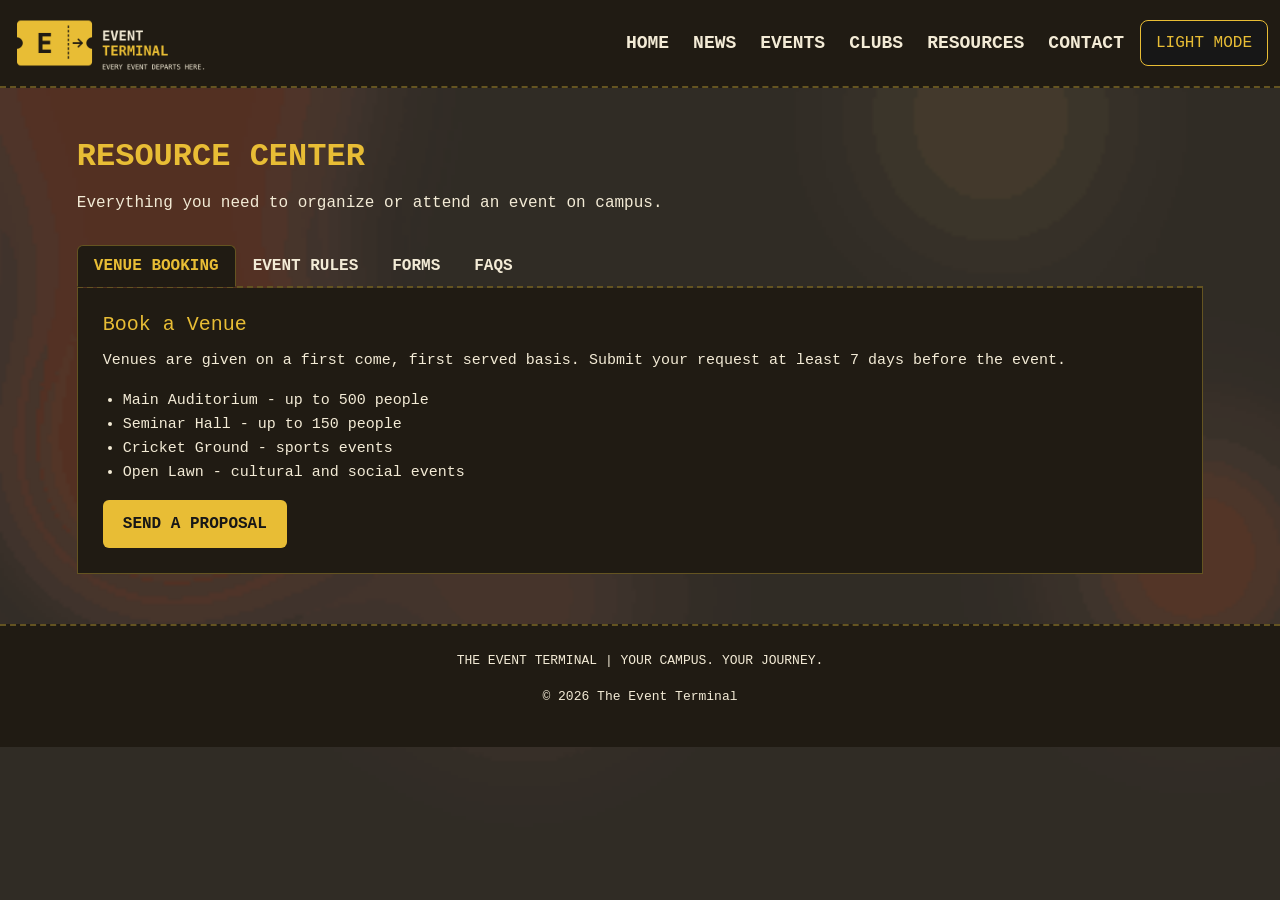
<file: IICT Project/resources.html>
<!DOCTYPE html>
<html lang="en" data-theme=""> <!-- The data-theme="dark" attribute tells us which theme is currently active. -->
<head>
    <meta charset="UTF-8">
    <meta name="viewport" content="width=device-width, initial-scale=1.0">
    <title>The Event Terminal</title>
    <link href="https://cdn.jsdelivr.net/npm/bootstrap@5.3.3/dist/css/bootstrap.min.css" rel="stylesheet">
    <link rel="stylesheet" href="css/style.css">
    
</head>
<body>
    <header>
     <nav class="navbar navbar-expand-lg">
        <div class="container-fluid">

            <div id="logo">
                <a href="index.html">
                    <img id="theme-logo"
                         src="images/logo-dark.png"
                         alt="The Event Terminal Logo">
                </a>
            </div>
           

            <button class="navbar-toggler" type="button" 
                    data-bs-toggle="collapse"    
                    data-bs-target="#mainMenu"
                    aria-label="Toggle navigation">
                ☰
            </button>

            <div class="collapse navbar-collapse" id="mainMenu">

                <div class="nav-links navbar-nav ms-auto">
                    <a href="index.html">HOME</a>
                    <a href="news.html">NEWS</a>
                    <a href="events.html">EVENTS</a>
                    <a href="clubs.html">CLUBS</a>
                    <a href="resources.html">RESOURCES</a>
                    <a href="contact.html">CONTACT</a>
                </div>

                <div id="theme" class="ms-lg-3">
                    <button id="theme-toggle">LIGHT MODE</button>
                </div>

            </div>
        </div>
     </nav>
    </header>
    <main>
        <section class="news-section">

            <h1>RESOURCE CENTER</h1>
            <p>Everything you need to organize or attend an event on campus.</p>

            <!-- Bootstrap Tabs -->
            <ul class="nav nav-tabs" id="resourceTabs" role="tablist">
                <li class="nav-item" role="presentation">
                    <button class="nav-link active" data-bs-toggle="tab" data-bs-target="#venue" type="button" role="tab">VENUE BOOKING</button>
                </li>
                <li class="nav-item" role="presentation">
                    <button class="nav-link" data-bs-toggle="tab" data-bs-target="#rules" type="button" role="tab">EVENT RULES</button>
                </li>
                <li class="nav-item" role="presentation">
                    <button class="nav-link" data-bs-toggle="tab" data-bs-target="#forms" type="button" role="tab">FORMS</button>
                </li>
                <li class="nav-item" role="presentation">
                    <button class="nav-link" data-bs-toggle="tab" data-bs-target="#faqs" type="button" role="tab">FAQS</button>
                </li>
            </ul>

            <div class="tab-content">

                <!-- Tab 1: Venue Booking -->
                <div class="tab-pane fade show active" id="venue" role="tabpanel">
                    <h3>Book a Venue</h3>
                    <p>Venues are given on a first come, first served basis. Submit your request at least 7 days before the event.</p>
                    <ul>
                        <li>Main Auditorium - up to 500 people</li>
                        <li>Seminar Hall - up to 150 people</li>
                        <li>Cricket Ground - sports events</li>
                        <li>Open Lawn - cultural and social events</li>
                    </ul>
                    <a href="contact.html" class="tab-btn">SEND A PROPOSAL</a>
                </div>

                <!-- Tab 2: Event Rules -->
                <div class="tab-pane fade" id="rules" role="tabpanel">
                    <h3>Event Rules</h3>
                    <ul>
                        <li>Every event needs approval from the event department.</li>
                        <li>Events must end by 9:00 PM unless special permission is given.</li>
                        <li>Organizers are responsible for the venue and its equipment.</li>
                        <li>Respect campus rules and keep the venue clean.</li>
                        <li>Posters must be approved before they are displayed.</li>
                    </ul>
                </div>

                <!-- Tab 3: Downloadable Forms -->
                <div class="tab-pane fade" id="forms" role="tabpanel">
                    <h3>Downloadable Forms</h3>
                    <p>Download, fill in and submit these forms to the event department office.</p>
                    <ul>
                        <li>Event Approval Form</li>
                        <li>Venue Booking Form</li>
                        <li>Budget Request Form</li>
                    </ul>
                    <a href="C:\Users\fahee\Documents\IICT Guide" class="tab-btn">DOWNLOAD FORMS</a>
                </div>

                <!-- Tab 4: FAQs -->
                <div class="tab-pane fade" id="faqs" role="tabpanel">
                    <h3>Frequently Asked Questions</h3>
                    <p><strong>Who can organize an event?</strong><br>Any registered student society.</p>
                    <p><strong>How long does approval take?</strong><br>Usually 3 to 5 working days.</p>
                    <p><strong>Can I attend events from other departments?</strong><br>Yes, all students are welcome.</p>
                    <p><strong>Where do I submit my forms?</strong><br>At the event department office or through the Contact page.</p>
                </div>

            </div>

        </section>

    </main>
    <footer class="site-footer">
        <p>THE EVENT TERMINAL | YOUR CAMPUS. YOUR JOURNEY.</p>
        <p>&copy; 2026 The Event Terminal</p>
    </footer>

    <script src="https://cdn.jsdelivr.net/npm/bootstrap@5.3.3/dist/js/bootstrap.bundle.min.js"></script>
    <script src="js/script.js"></script>
</body>
</html>
</file>
<file: IICT Project/css/style.css>
* {
    margin: 0;
    padding: 0;
    box-sizing: border-box; 
    
}
/* Background GIF */

body::before {
    content: "";
    position: fixed;
    inset: 0;
    background: url("../images/bg-dark.gif") center / cover no-repeat;
    opacity: 0.93;
    z-index: -1;
}

:root[data-theme="light"] body::before {
    background-image: url("../images/bg-light.gif");
    opacity: 0.45;
}

:root { /* Defining varibales to be used throughout the webpage */
    --bg-color: #171717;
    --text-color: #F3EBD6;
    --accent-color: #E8BD35;
    --border-color: #645421;
    --surface-color: #201B13;
}

/* Light Theme Variables */

:root[data-theme="light"] {
    --bg-color: #F7F0DF;
    --surface-color: #FFF9EC;
    --text-color: #302B22;
    --accent-color: #7D5B0D;
    --border-color: #C8B689;
}

body {
    background-color: transparent;
    color: var(--text-color);
    font-family: "Courier New", monospace;
}

/* Header */

.navbar-toggler {
    color: var(--accent-color);
    border: 1px solid var(--accent-color);
}

/* Mobile and tablet screens */
@media (max-width: 991px) {

    #logo img {
        width: 150px;
    }

    .nav-links {
        flex-direction: column;
        align-items: flex-start;
        gap: 12px;
    }

    #theme {
        margin-top: 15px;
    }
} 

nav {
    display: flex;
    justify-content: space-between;
    align-items: center;
    gap: 20px;
    padding: 15px 30px;
    border-bottom: 2px dashed var(--border-color);
    background-color: var(--surface-color);
}


#logo img {
    width: 200px;
    height: auto; 
    transition: transform 0.3s ease; /* transition of transforming its size by 5% in 0.3s */
}

#logo img:hover {
    transform: scale(1.05);
}

.nav-links {
    display: flex; /* flex arrange the child elements then */
    align-items: center;
    gap: 24px; 

}

.nav-links a {
    color: var(--text-color);
    text-decoration: none;
    font-size: 18px;
    font-weight: bold;
    transition: color 0.3 ease; /* The transtion of color when hovered */
    
}

.nav-links a:hover {
    
    color: var(--accent-color)
}

#theme-toggle {
    background-color: var(--bg-color);
    color: var(--accent-color);
    border: 1px solid var(--accent-color);
    padding: 10px 15px;
    border-radius: 8px;
    cursor: pointer;
    transition: 0.3s ease;
}

#theme-toggle:hover {
    background-color: var(--accent-color);
    color: var(--bg-color);
}

/* Page 1  */

/* Section-1 (Hero) */

.hero {
    background-color: var(--bg-color);
    padding: 60px 6%;
    text-align: left;
    border-bottom: 2px solid var(--border-color);
}

.hero-label {
    color: #B9B2A6;
    font-size: 17px;
    margin-bottom: 15px;
}

.hero h1 {
    font-family: "Arial Black", Arial, sans-serif;
    font-size: 64px;
    font-weight: 900; /* makes the heading bold */
    line-height: 1.1;
    letter-spacing: 1px;
    color: var(--text-color);
    margin-bottom: 28px;
    max-width: 800px; /* This sets a strict limit on how wide an element is allowed to stretch horizontally. */
}

.hero-description {
    font-size: 25px;
    line-height: 1.6;
    max-width: 650px;
    margin-bottom: 28px;
}

.hero a {
    display: inline-block;
    background-color: var(--accent-color);
    color: var(--bg-color);
    padding: 14px 24px;
    text-decoration: none;
    border-radius: 7px;
    font-weight: bold;
}

/* Section 2 */

.featured {
    padding: 40px 6%;
}

.departure-board {
    background-color: var(--surface-color);
    border: 1px solid var(--accent-color);
    border-radius: 12px;
    padding: 30px;
    max-width: 1000px;
}

.board-label {
    color: var(--accent-color);
    font-size: 15px;
    letter-spacing: 2px;
    margin-bottom: 20px;
}

.departure-board h2 {
    color: var(--text-color);
    font-size: 36px;
    margin-bottom: 15px;
}

.board-info {
    color: var(--text-color);
    margin-bottom: 25px;
}

.countdown {
    display: flex; 
    flex-wrap: wrap; /* by defualt flex container forces all the items to be in a horizontal row but wrap says that if there isnt enough space then drop down to next row */
    gap: 15px;
}

.time-box {
    border: 1px solid var(--accent-color);
    border-radius: 8px;
    padding: 15px;
    min-width: 90px;
    text-align: center;
}

.time-box strong {
    display: block; /* Makes the countdown number occupy its own line above its label like above Days,Hours */
    color: var(--accent-color);
    font-size: 30px;
}

.time-box span {
    font-size: 13px;
}

.departure-board a {
    display: inline-block;
    background-color: var(--accent-color);
    color: var(--bg-color);
    padding: 12px 20px;
    margin-top: 25px;
    text-decoration: none;
    border-radius: 6px;
    font-weight: bold;
    
}

/* Section 3 Popular Events */

.event-ticket {
    position: relative;
    background-color: #F3EBD6;
    color: #171717;
    padding: 18px 22px;
    border-top: 5px solid var(--accent-color);
    border-radius: 8px;
    min-height: 210px;

    display: flex;
    flex-direction: column;
    gap: 8px;

    transition: transform 0.3s ease, box-shadow 0.3s ease;
}


.event-ticket:hover {
    transform: translateY(-8px); /* hover the ticket 8px upwards */
    box-shadow: 8px #ffc637; /* create a shdow towards bottom */
    
}



.popular-events h2 {
    color: var(--accent-color);
    font-family: "Courier New", monospace;
    font-size: 35px;
    font-weight: bold;
    letter-spacing: 1px;
    text-transform: uppercase;
    padding-left: 50px;
    padding-bottom: 5px;
    
}

.event-ticket h3 {
    font-size: 20px;
    font-weight: bold;
    margin: 0;
}

.event-ticket p {
    font-size: 13px;
    line-height: 1.4;
    margin: 0;
}

.event-ticket a {
    display: block;
    margin-top: auto;
    padding-top: 10px;
    border-top: 2px dashed #B9A992;
    color: #755409;
    text-decoration: none;
    font-weight: bold;
    font-size: 12px;
}

.event-ticket a:hover {
    text-decoration: underline;
    
}



/* Section 4 Announcement */

.announcements {
    padding: 30px 4%;
}

.announcements h2 {
    color: var(--accent-color);
    font-size: 28px;
    margin-bottom: 25px;
}

.announcement {
    background-color: var(--surface-color);
    border-left: 4px solid var(--accent-color); /* Design of border towards left */
    padding: 20px;
    margin-bottom: 15px;
    border-radius: 6px;
}

.announcement h3 {
    font-size: 18px;
    margin-bottom: 10px;
}

.announcement p {
    font-size: 14px;
    margin-bottom: 0;
}

.announcements a {
    color: var(--accent-color);
    text-decoration: none;
}

.announcements a:hover {
    text-decoration: underline;
}


/* Footer */

.site-footer {
    background-color: var(--surface-color);
    color: var(--text-color);
    text-align: center;
    padding: 25px;
    border-top: 2px dashed var(--border-color);
}

.site-footer p {
    font-size: 13px;
    
}

/* News Page */

.news-section {
    padding: 50px 6%;
}

.news-section h1 {
    color: var(--accent-color);
    font-size: 32px;
    font-weight: bold;
    margin-bottom: 15px;
}

.news-section > p {
    font-size: 16px;
    margin-bottom: 30px;
}

/* Bootstrap Accordion */

.accordion-item {
    background-color: var(--surface-color);
    border: 1px solid var(--border-color);
    margin-bottom: 10px;
}

.accordion-button {
    background-color: var(--surface-color);
    color: var(--text-color);
    font-family: "Courier New", monospace;
    font-weight: bold;
    padding: 20px;
}

.accordion-button:not(.collapsed) {
    background-color: var(--surface-color);
    color: var(--accent-color);
}

.accordion-button:focus {
    box-shadow: none;
}

.accordion-body {
    background-color: var(--surface-color);
    color: var(--text-color);
    padding: 20px;
}

.accordion-body h3 {
    color: var(--accent-color);
    font-size: 20px;
    margin-bottom: 12px;
}

.accordion-body p {
    font-size: 15px;
    line-height: 1.6;
    margin-bottom: 0;
}

/* Make the Bootstrap arrow visible in dark mode */

.accordion-button::after {
    filter: invert(1);
}

:root[data-theme="light"] .accordion-button::after {
    filter: none;
}


/* Page 2 - Section 2 */

.news-carousel {
    padding: 40px 6%;
}

.news-carousel h2 {
    color: var(--accent-color);
    font-size: 28px;
    margin-bottom: 15px;
}

.news-carousel > p {
    color: var(--text-color);
    margin-bottom: 25px;
}

.news-carousel img {
    height: 400px;
    object-fit: cover;
    border-radius: 8px;
}

.carousel-caption {
    background-color: #171717;
    padding: 15px;
    border-radius: 8px;
}

.carousel-caption h3 {
    color: #E8BD35;
    font-size: 22px;
}

.carousel-caption p {
    color: #F3EBD6;
    font-size: 14px;
}

/* Smaller screens */

@media (max-width: 768px) {
    .news-carousel img {
        height: 250px;
    }
}



/* Page 5 - Resource Center (Bootstrap tabs) */

.nav-tabs {
    border-bottom: 2px dashed var(--border-color);
}

.nav-tabs .nav-link {
    color: var(--text-color);
    font-family: "Courier New", monospace;
    font-weight: bold;
    background: transparent;
    border: 1px solid transparent;
    transition: color 0.3s ease;
}

.nav-tabs .nav-link:hover {
    color: var(--accent-color);
}

.nav-tabs .nav-link.active {
    background-color: var(--surface-color);
    color: var(--accent-color);
    border-color: var(--border-color) var(--border-color) var(--surface-color);
}

.tab-content {
    background-color: var(--surface-color);
    border: 1px solid var(--border-color);
    border-top: none;
    padding: 25px;
}

.tab-content h3 {
    color: var(--accent-color);
    font-size: 20px;
    margin-bottom: 12px;
}

.tab-content p,
.tab-content li {
    font-size: 15px;
    line-height: 1.6;
}

.tab-content ul {
    margin-bottom: 15px;
    padding-left: 20px;
}

/* Button used inside tabs and the form (same look as the hero button) */

.tab-btn {
    display: inline-block;
    background-color: var(--accent-color);
    color: var(--bg-color);
    padding: 12px 20px;
    border: none;
    border-radius: 6px;
    text-decoration: none;
    font-family: "Courier New", monospace;
    font-weight: bold;
    cursor: pointer;
    transition: transform 0.3s ease;
}

.tab-btn:hover {
    transform: translateY(-3px);
    color: var(--bg-color);
}

/* Page 6 - Contact form and map */

#proposal-form label {
    display: block;
    margin: 15px 0 5px;
    font-weight: bold;
}

#proposal-form .form-control {
    background-color: var(--surface-color);
    color: var(--text-color);
    border: 1px solid var(--border-color);
    font-family: "Courier New", monospace;
}

#proposal-form .form-control:focus {
    border-color: var(--accent-color);
    box-shadow: none;
}

#proposal-form .tab-btn {
    margin-top: 20px;
}

.error-msg {
    color: #e05a4f;
    display: block;
    min-height: 18px;
}

#success-msg {
    display: none;
    margin-top: 15px;
    padding: 12px;
    border-left: 4px solid var(--accent-color);
    background-color: var(--surface-color);
    color: var(--accent-color);
}

.map-frame {
    width: 100%;
    height: 100%;
    min-height: 350px;
    border: 1px solid var(--border-color);
    border-radius: 8px;
    margin-top: 15px;
}


/* Page 3 - Upcoming Events */

.filters {
    display: flex;
    flex-wrap: wrap;
    gap: 10px;
    margin-bottom: 30px;
}

.filter-btn {
    background-color: transparent;
    color: var(--accent-color);
    border: 1px solid var(--accent-color);
    padding: 8px 16px;
    border-radius: 6px;
    font-family: "Courier New", monospace;
    font-weight: bold;
    cursor: pointer;
    transition: 0.3s ease;
}

.filter-btn:hover,
.filter-btn.active {
    background-color: var(--accent-color);
    color: var(--bg-color);
}

/* Each category has its own color */

.event-card.academic { --cat-color: oklab(77.257% -0.01362 0.14999); }
.event-card.cultural { --cat-color: #b85737; }
.event-card.sports   { --cat-color: lab(44.22% 56.9 55.71); }
.event-card.career   { --cat-color: lab(41.92% -10.03 48.43); }

.event-card {
    background-color: var(--surface-color);
    border: 1px solid var(--border-color);
    border-top: 5px solid var(--cat-color);
    border-radius: 8px;
    padding: 18px;
    height: 100%;
    cursor: pointer;
    transition: transform 0.3s ease, box-shadow 0.3s ease;
}

.event-card:hover {
    transform: translateY(-8px);
    box-shadow: 0 8px 0 var(--cat-color);
}

.event-cat {
    color: var(--cat-color);
    font-size: 12px;
    font-weight: bold;
    letter-spacing: 1px;
}

.event-card h3 {
    font-size: 20px;
    margin: 8px 0;
}

.event-date {
    font-size: 13px;
    margin: 0;
}

/* Details are hidden until the card is hovered */

.event-more {
    max-height: 0;
    overflow: hidden;
    transition: max-height 0.4s ease;
    font-size: 13px;
}

.event-card:hover .event-more {
    max-height: 80px;
    margin-top: 10px;
}

.event-more p {
    margin: 0;
}

/* Bootstrap modal */

.modal-content {
    background-color: var(--surface-color);
    color: var(--text-color);
    border: 1px solid var(--accent-color);
    font-family: "Courier New", monospace;
}

.modal-header {
    border-bottom: 2px dashed var(--border-color);
}

.modal-title {
    color: var(--accent-color);
    font-size: 22px;
}

.btn-close {
    filter: invert(1);
}

:root[data-theme="light"] .btn-close {
    filter: none;
}

/* Page 4 - Clubs and Societies */

.club-technical { --club-color: lch(75.71% 73.94 90.92); }
.club-arts      { --club-color: #b85737; } 
.club-sports    { --club-color: lab(44.22% 56.9 55.71); }
.club-welfare   { --club-color: lab(41.92% -10.03 48.43);}

.club-section {
    margin-bottom: 35px;
}

.club-section h2 {
    color: var(--club-color);
    font-size: 24px;
    margin-bottom: 15px;
}

.club-card {
    background-color: var(--surface-color);
    color: var(--text-color);
    padding: 20px;
    height: 100%;
    transition: transform 0.3s ease;
}

.club-card h3 {
    font-size: 18px;
    margin-bottom: 8px;
    transition: color 0.3s ease;
}

.club-card p {
    font-size: 14px;
    margin-bottom: 8px;
}

.club-contact {
    color: var(--club-color);
    font-weight: bold;
}

.club-card:hover {
    transform: scale(1.04);
}

.club-card:hover h3 {
    color: var(--club-color);
}

/* A different card style for each society type */

.club-technical .club-card {
    border: 2px solid var(--club-color);
    border-radius: 0;
}

.club-arts .club-card {
    border: 2px solid var(--club-color);
    border-radius: 25px;
}

.club-sports .club-card {
    border-left: 8px solid var(--club-color);
    border-radius: 6px;
}

.club-welfare .club-card {
    border: 2px dashed var(--club-color);
    border-radius: 12px;
}
</file>
